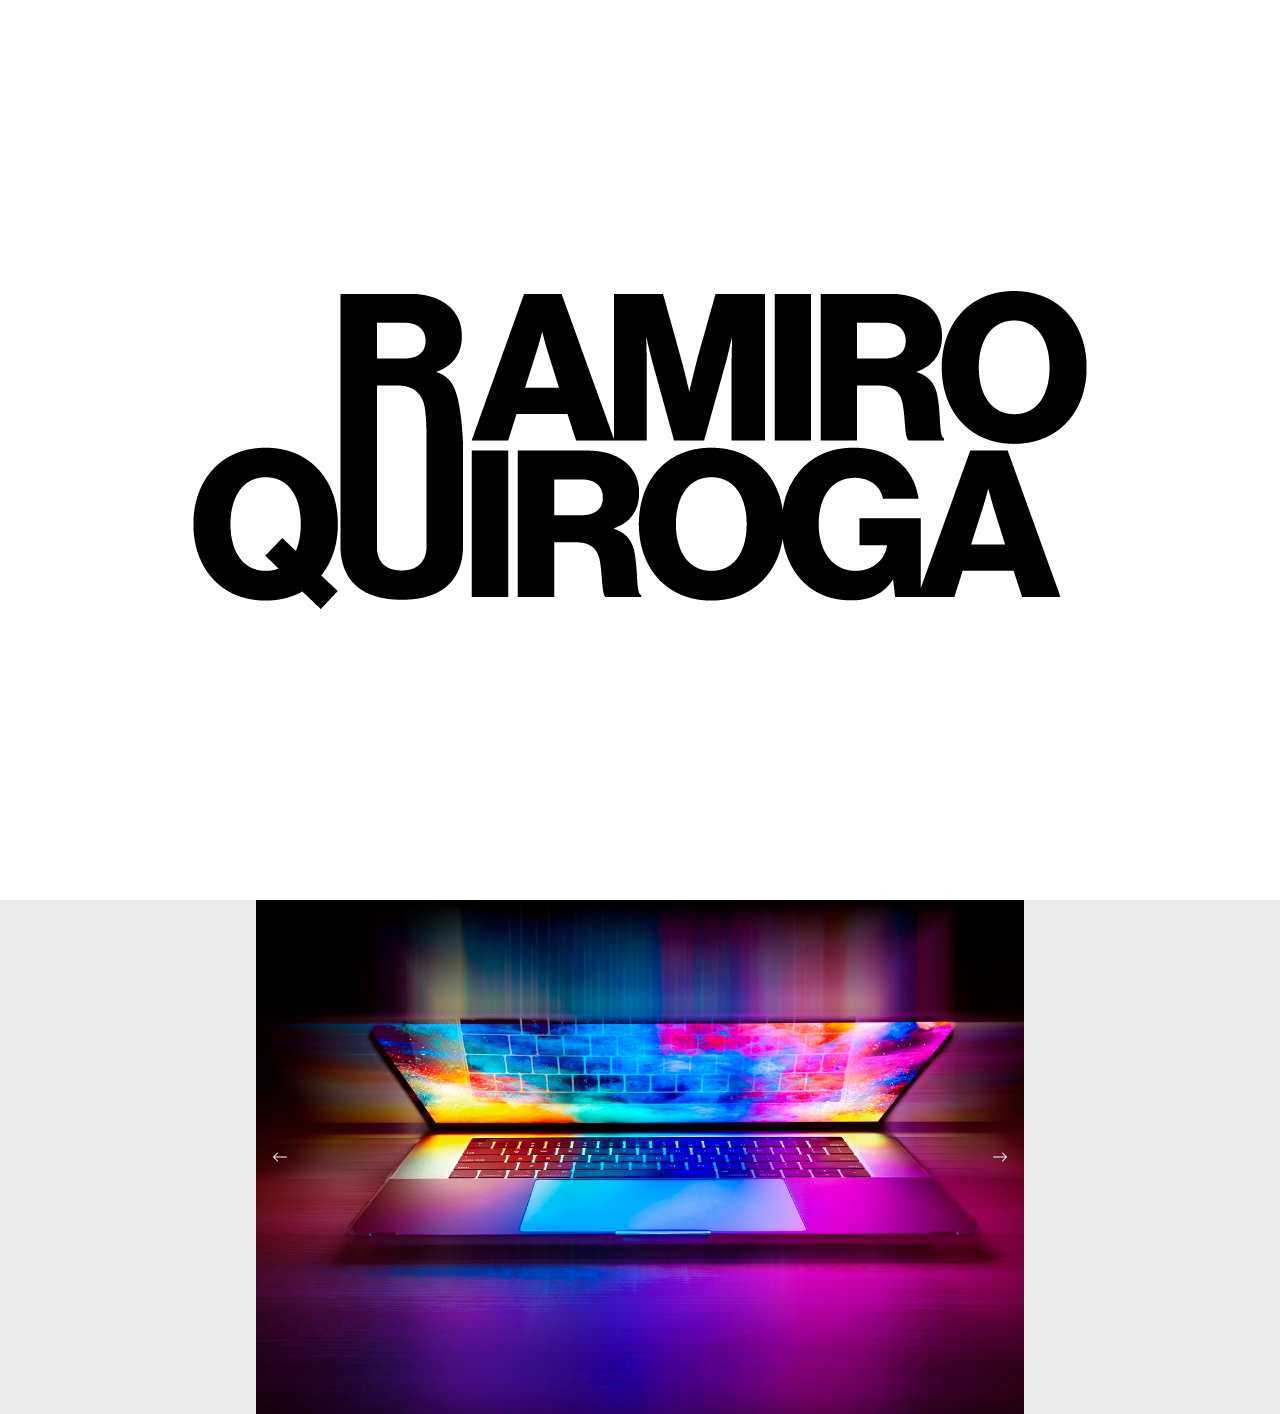
<file: Portfolio_Quiroga-ramiro/index.html>
<!DOCTYPE html>
<html lang="en">

<head>
    <meta charset="UTF-8">
    <meta name="viewport" content="width=device-width, initial-scale=1.0">
    <title>Quiroga Ramiro - Porfolio</title>
    <link rel="stylesheet" href="css/index.css">
    <link rel="preconnect" href="https://fonts.googleapis.com">
    <link rel="preconnect" href="https://fonts.gstatic.com" crossorigin>
    <link rel="stylesheet" href="https://fonts.googleapis.com/css?family=Suse">
    <script src="js/index.js" defer></script>
</head>

<body>
    <div class="Logo-show">

        <header class="Header">
            <div class="Header-div">
                <h1 class="Header-h1">Quiroga ramiro </h1>
                <picture class="Header-picture">
                    <img src="./assets/LOGO_RAMIRO.png" alt="Logo" class="Header-img">
                </picture>
            </div>

            <nav class="Header-nav">

                <ul class="Header-ul">
                    <li class="Header-li">
                        <a href="" class="Header-a">
                            <svg xmlns="http://www.w3.org/2000/svg" width="16" height="16" fill="currentColor"
                                class="bi bi-linkedin" viewBox="0 0 16 16">
                                <path
                                    d="M0 1.146C0 .513.526 0 1.175 0h13.65C15.474 0 16 .513 16 1.146v13.708c0 .633-.526 1.146-1.175 1.146H1.175C.526 16 0 15.487 0 14.854zm4.943 12.248V6.169H2.542v7.225zm-1.2-8.212c.837 0 1.358-.554 1.358-1.248-.015-.709-.52-1.248-1.342-1.248S2.4 3.226 2.4 3.934c0 .694.521 1.248 1.327 1.248zm4.908 8.212V9.359c0-.216.016-.432.08-.586.173-.431.568-.878 1.232-.878.869 0 1.216.662 1.216 1.634v3.865h2.401V9.25c0-2.22-1.184-3.252-2.764-3.252-1.274 0-1.845.7-2.165 1.193v.025h-.016l.016-.025V6.169h-2.4c.03.678 0 7.225 0 7.225z" />
                            </svg>
                        </a>
                    </li>
                    <li class="Header-li">
                        <a href="" class="Header-a">
                            <svg xmlns="http://www.w3.org/2000/svg" width="16" height="16" fill="currentColor"
                                class="bi bi-github" viewBox="0 0 16 16">
                                <path
                                    d="M8 0C3.58 0 0 3.58 0 8c0 3.54 2.29 6.53 5.47 7.59.4.07.55-.17.55-.38 0-.19-.01-.82-.01-1.49-2.01.37-2.53-.49-2.69-.94-.09-.23-.48-.94-.82-1.13-.28-.15-.68-.52-.01-.53.63-.01 1.08.58 1.23.82.72 1.21 1.87.87 2.33.66.07-.52.28-.87.51-1.07-1.78-.2-3.64-.89-3.64-3.95 0-.87.31-1.59.82-2.15-.08-.2-.36-1.02.08-2.12 0 0 .67-.21 2.2.82.64-.18 1.32-.27 2-.27s1.36.09 2 .27c1.53-1.04 2.2-.82 2.2-.82.44 1.1.16 1.92.08 2.12.51.56.82 1.27.82 2.15 0 3.07-1.87 3.75-3.65 3.95.29.25.54.73.54 1.48 0 1.07-.01 1.93-.01 2.2 0 .21.15.46.55.38A8.01 8.01 0 0 0 16 8c0-4.42-3.58-8-8-8" />
                            </svg>
                        </a>
                    </li>
                    <li class="Header-li">
                        <a href="" class="Header-a">
                            <svg xmlns="http://www.w3.org/2000/svg" width="16" height="16" fill="currentColor"
                                class="bi bi-instagram" viewBox="0 0 16 16">
                                <path
                                    d="M8 0C5.829 0 5.556.01 4.703.048 3.85.088 3.269.222 2.76.42a3.9 3.9 0 0 0-1.417.923A3.9 3.9 0 0 0 .42 2.76C.222 3.268.087 3.85.048 4.7.01 5.555 0 5.827 0 8.001c0 2.172.01 2.444.048 3.297.04.852.174 1.433.372 1.942.205.526.478.972.923 1.417.444.445.89.719 1.416.923.51.198 1.09.333 1.942.372C5.555 15.99 5.827 16 8 16s2.444-.01 3.298-.048c.851-.04 1.434-.174 1.943-.372a3.9 3.9 0 0 0 1.416-.923c.445-.445.718-.891.923-1.417.197-.509.332-1.09.372-1.942C15.99 10.445 16 10.173 16 8s-.01-2.445-.048-3.299c-.04-.851-.175-1.433-.372-1.941a3.9 3.9 0 0 0-.923-1.417A3.9 3.9 0 0 0 13.24.42c-.51-.198-1.092-.333-1.943-.372C10.443.01 10.172 0 7.998 0zm-.717 1.442h.718c2.136 0 2.389.007 3.232.046.78.035 1.204.166 1.486.275.373.145.64.319.92.599s.453.546.598.92c.11.281.24.705.275 1.485.039.843.047 1.096.047 3.231s-.008 2.389-.047 3.232c-.035.78-.166 1.203-.275 1.485a2.5 2.5 0 0 1-.599.919c-.28.28-.546.453-.92.598-.28.11-.704.24-1.485.276-.843.038-1.096.047-3.232.047s-2.39-.009-3.233-.047c-.78-.036-1.203-.166-1.485-.276a2.5 2.5 0 0 1-.92-.598 2.5 2.5 0 0 1-.6-.92c-.109-.281-.24-.705-.275-1.485-.038-.843-.046-1.096-.046-3.233s.008-2.388.046-3.231c.036-.78.166-1.204.276-1.486.145-.373.319-.64.599-.92s.546-.453.92-.598c.282-.11.705-.24 1.485-.276.738-.034 1.024-.044 2.515-.045zm4.988 1.328a.96.96 0 1 0 0 1.92.96.96 0 0 0 0-1.92m-4.27 1.122a4.109 4.109 0 1 0 0 8.217 4.109 4.109 0 0 0 0-8.217m0 1.441a2.667 2.667 0 1 1 0 5.334 2.667 2.667 0 0 1 0-5.334" />
                            </svg>
                        </a>
                    </li>

                </ul>
            </nav>

        </header>

        <main class="Main">

            <section class="Main-section Main-section--izq">
                <p class="Main-p">Soy <span class="Main-span">Ramiro</span> diseñador web y </p>
                <h2 class="Main-h2">FRONTEND <br> DEVELOPER</h2>
            </section>

        </main>

        <div class="Logo-start logo">
            <picture class="Logo-picture">
                <img src="./assets/LOGO_RAMIRO.png" alt="" class="Logo-img">
            </picture>

        </div>

        <ul class="Botones">
            <li class="Botones-li">
                <buttom class="Botones-btn">Proyectos</buttom>
            </li>
            <li class="Botones-li">
                <buttom class="Botones-btn">About</buttom>
            </li>
            <li class="Botones-li">
                <buttom class="Botones-btn">Contacto</buttom>
            </li>
        </ul>
    </div>


    <div class="Carrousel">
        <div class="Carrousel-container">
            <img src="./assets/laptop-5673901_1280.jpg" alt="foto1" class="Carrousel-img">
            <img src="./assets/laptop-2620118_1280.jpg" alt="foto2" class="Carrousel-img">
            <img src="./assets/red-matrix-5031496_1280.jpg" alt="foto3" class="Carrousel-img">
        </div>
    
        <button class="Carrousel-arrow Next">
            <svg xmlns="http://www.w3.org/2000/svg" width="16" height="16" fill="currentColor" class="bi bi-arrow-right" viewBox="0 0 16 16">
                <path fill-rule="evenodd" d="M1 8a.5.5 0 0 1 .5-.5h11.793l-3.147-3.146a.5.5 0 0 1 .708-.708l4 4a.5.5 0 0 1 0 .708l-4 4a.5.5 0 0 1-.708-.708L13.293 8.5H1.5A.5.5 0 0 1 1 8"/>
              </svg>
        </button>
        <button class="Carrousel-arrow Prev">
            <svg xmlns="http://www.w3.org/2000/svg" width="16" height="16" fill="currentColor" class="bi bi-arrow-left" viewBox="0 0 16 16">
                <path fill-rule="evenodd" d="M15 8a.5.5 0 0 0-.5-.5H2.707l3.147-3.146a.5.5 0 1 0-.708-.708l-4 4a.5.5 0 0 0 0 .708l4 4a.5.5 0 0 0 .708-.708L2.707 8.5H14.5A.5.5 0 0 0 15 8"/>
              </svg>
        </button>
    </div>
</body>

</html>
</file>
<file: Portfolio_Quiroga-ramiro/css/index.css>
* {
    margin: 0;
    padding: 0;
    gap: 0;
    border: 0;
    box-sizing: border-box;
}

li {
    list-style: none;
}

a {
    display: block;
    color: inherit;
    text-decoration: none;
}

p a {
    display: inline;
}


img,
svg,
video {
    display: block;
    width: 100%;
    min-height: inherit;
}

svg {
    fill: currentColor;
}

:root {
    font-size: 100%;
    scroll-behavior: smooth;
    --color-primario--ligthgray: rgb(234, 234, 234);
    --color-primario--ligthgray60: #f3f3f3;
    --color-primario--white: #fdfdfd;
    --color-secundario-blueElectric: rgb(0, 0, 254);
    --color-secundario-black: #000014;

}

body {
    font-family: 'Suse', serif;
    hyphens: auto;
    background-color: var(--color-primario--ligthgray);

}

h1,
h2,
h3,
h4,
h5,
h6 {
    font-size: inherit;
    font-weight: inherit;
}

form,
input,
button,
textarea,
select,
label,
*::placeholder {
    font-family: inherit;
    font-size: inherit;
    background-color: transparent;
    display: block;
}






.Header {
    width: 100%;
    min-height: 10vh;
    /*background-color: var(--color-primario--white);*/
    display: flex;
    flex-flow: row nowrap;
    justify-content: space-between;
    align-items: center;


    top: 1.25rem;
    left: 5%;


}

.Header-div {
    width: 10%;


}

.Header-h1 {
    width: 10%;
    min-height: 10vh;
    display: none;
}


.Header-nav {
    width: 20%;
    min-height: 10vh;
    /*background-color: var(--color-primario--ligthgray60);*/
    display: flex;
    flex-flow: row nowrap;
    justify-content: space-around;
    align-items: center;
    /*box-shadow: 10px 10px 5px rgba(0, 0, 0, 0.5);*/
    margin: 0 10px;




}

.Header-ul {
    width: 40%;
    min-height: 5vh;
    border-radius: 35%;
    display: flex;
    flex-flow: row nowrap;
    justify-content: space-around;
    align-items: center;

}

.Main {
    margin-top: 100px;
    width: 100%;

    display: flex;
    flex-flow: row nowrap;
    justify-content: center;
    align-items: center;
    background-color: var(--color-primario--);


}

.Main-p {
    font-size: 2rem;
}

.Main-span {
    color: var(--color-secundario-blueElectric);
}

.Main-section {

    width: 70%;
    font-size: 9rem;
    display: flex;
    flex-flow: column nowrap;
    justify-content: center;
    align-items: center;
    text-align: center;
    /*background-color: var(--color-primario--ligthgray60);*/
    box-shadow: 10px 10px 5px rgba(0, 0, 0, 0.407);

}

.Logo-show {
    position: relative;
}

.Logo-start {
    overflow: hidden;
    width: 1000px;
    background-color: blue;
    height: 60vh;
    position: absolute;
    left: 20%;
    top: 0%;
    z-index: 2;



}

.logo {
    display: flex;
    background-color: var(--color-secundario-blueElectric);
    flex-flow: row nowrap;
    justify-content: center;
    align-items: center;
    position: absolute;
    top: 50%;
    left: 50%;
    transform: translate(-50%, -50%);
    pointer-events: none;

    width: 100%;
    height: 100vh;
    background: white no-repeat center center;
    animation: fadeInOut 5s forwards;

}

@keyframes fadeInOut {
    0% {
        opacity: 0;
    }

    10% {
        opacity: 1;
    }

    90% {
        opacity: 1;
    }

    100% {
        opacity: 0;
    }
}


.Botones {
    width: 100%;
    min-height: 30vh;
    margin: auto;

    display: flex;
    flex-flow: row nowrap;
    justify-content: space-evenly;
    align-items: center;


}

.Botones-btn {
    padding: 15px 30px;
    font-size: 18px;
    color: var(--color-primario--white);
    background-color: var(--color-secundario-blueElectric);
    border: none;
    border-radius: 50px;
    box-shadow: 0 4px 6px rgba(0, 0, 0, 0.1);
    cursor: pointer;
    
}
.Botones-btn:hover{
    background-color: rgb(133, 107, 49);
}

.Carrousel{
    width: 60%;
    min-height: 5rem;
    margin:  auto;
    position:relative;
    overflow: hidden;
}
.Carrousel-container{
    width: calc(100% * 3);
    min-height: 5rem;
    background-color: gray;
    display: grid;
    grid-template-columns: repeat(3,1fr);
    
    transform: all .10s ease;
    
}

.Carrousel-img{
   
    object-fit: contain;
}

.Carrousel-arrow{
    width: 3rem;
    height: 3rem;
    
    position: absolute;
    top: calc(50% - 1.5rem);
    border-radius: 15%;
    color: var(--color-primario--white);

}
.Next{
    right: 0;

}
.Prev{
    left: 0;
}
</file>
